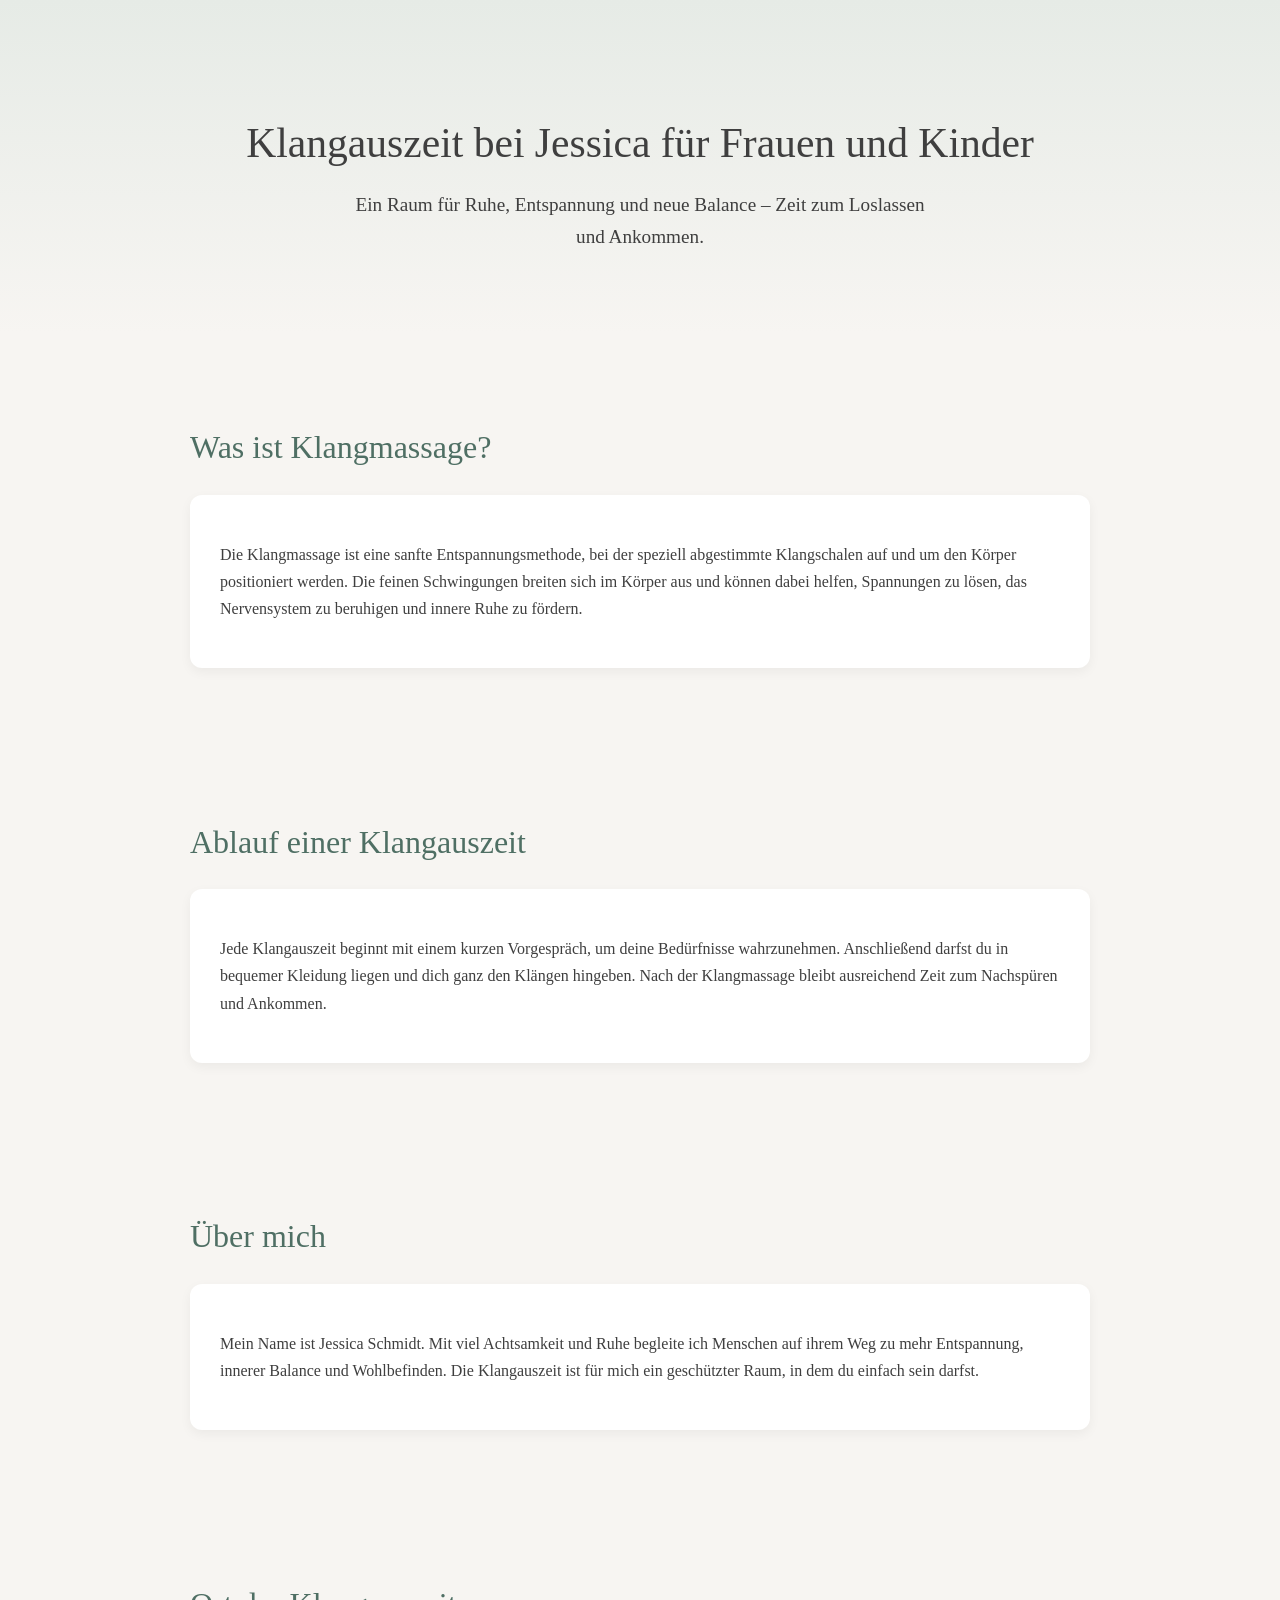
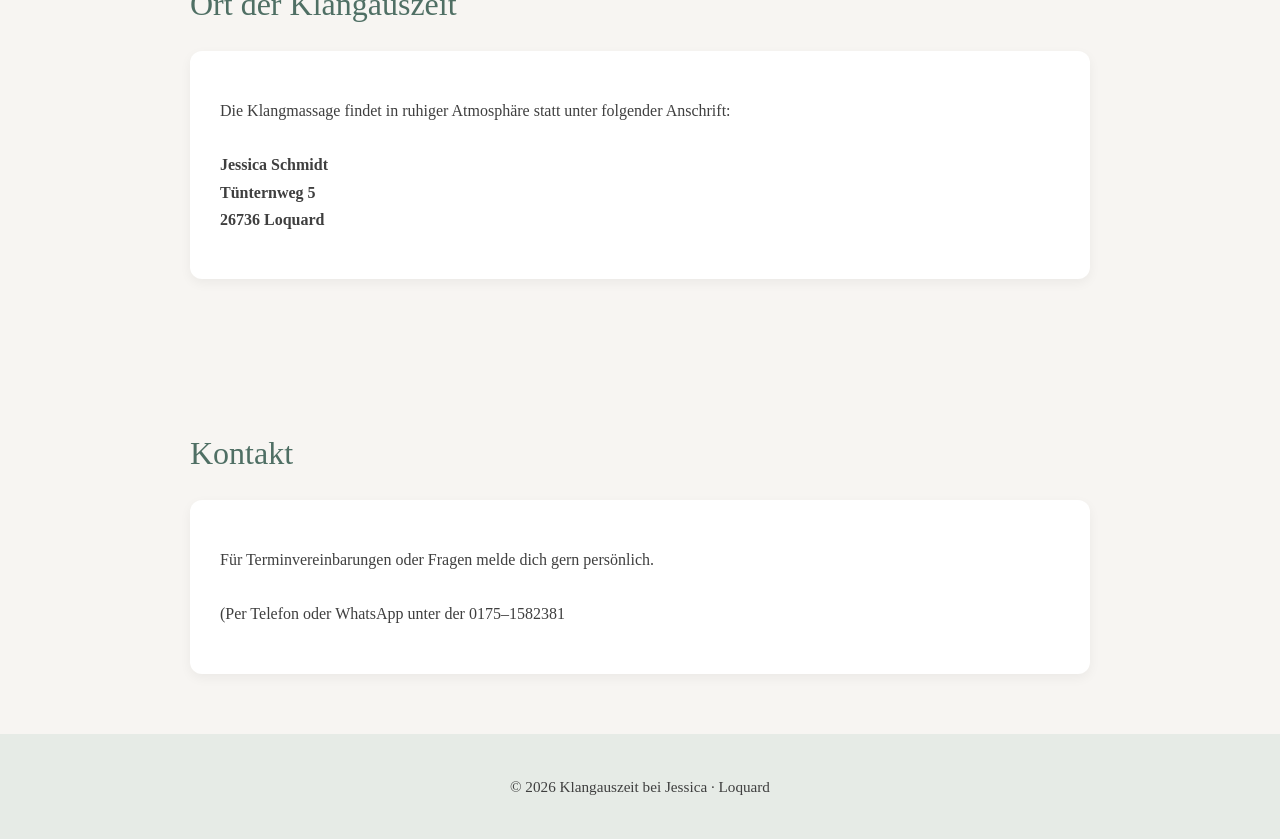
<file: Index.html>
<!DOCTYPE html>
<html lang="de">
<head>
  <meta charset="UTF-8" />
  <meta name="viewport" content="width=device-width, initial-scale=1.0"/>
  <title>Klangauszeit bei Jessica</title>
  <style>
    body {
      margin: 0;
      font-family: "Georgia", serif;
      background: #f7f5f2;
      color: #3f3f3f;
      line-height: 1.7;
    }
    header {
      background: linear-gradient(180deg, #e6ebe6, #f7f5f2);
      padding: 80px 20px;
      text-align: center;
    }
    header h1 {
      font-size: 2.6em;
      margin-bottom: 10px;
      font-weight: normal;
    }
    header p {
      font-size: 1.2em;
      max-width: 600px;
      margin: auto;
    }
    section {
      max-width: 900px;
      margin: auto;
      padding: 60px 20px;
    }
    h2 {
      font-weight: normal;
      font-size: 2em;
      margin-bottom: 20px;
      color: #4f6f64;
    }
    .box {
      background: #ffffff;
      padding: 30px;
      border-radius: 12px;
      box-shadow: 0 4px 12px rgba(0,0,0,0.05);
    }
    footer {
      background: #e6ebe6;
      text-align: center;
      padding: 40px 20px;
      font-size: 0.95em;
    }
  </style>
</head>
<body>

<header>
  <h1>Klangauszeit bei Jessica für Frauen und Kinder</h1>
  <p>Ein Raum für Ruhe, Entspannung und neue Balance –  
     Zeit zum Loslassen und Ankommen.</p>
</header>

<section>
  <h2>Was ist Klangmassage?</h2>
  <div class="box">
    <p>
      Die Klangmassage ist eine sanfte Entspannungsmethode, bei der
      speziell abgestimmte Klangschalen auf und um den Körper
      positioniert werden. Die feinen Schwingungen breiten sich im
      Körper aus und können dabei helfen, Spannungen zu lösen,
      das Nervensystem zu beruhigen und innere Ruhe zu fördern.
    </p>
  </div>
</section>

<section>
  <h2>Ablauf einer Klangauszeit</h2>
  <div class="box">
    <p>
      Jede Klangauszeit beginnt mit einem kurzen Vorgespräch, um
      deine Bedürfnisse wahrzunehmen. Anschließend darfst du in
      bequemer Kleidung liegen und dich ganz den Klängen hingeben.
      Nach der Klangmassage bleibt ausreichend Zeit zum Nachspüren
      und Ankommen.
    </p>
  </div>
</section>

<section>
  <h2>Über mich</h2>
  <div class="box">
    <p>
      Mein Name ist Jessica Schmidt. Mit viel Achtsamkeit und Ruhe
      begleite ich Menschen auf ihrem Weg zu mehr Entspannung,
      innerer Balance und Wohlbefinden.  
      Die Klangauszeit ist für mich ein geschützter Raum,
      in dem du einfach sein darfst.
    </p>
  </div>
</section>

<section>
  <h2>Ort der Klangauszeit</h2>
  <div class="box">
    <p>
      Die Klangmassage findet in ruhiger Atmosphäre statt unter folgender Anschrift:
      <br><br>
      <strong>
        Jessica Schmidt<br>
        Tünternweg 5<br>
        26736 Loquard
      </strong>
    </p>
  </div>
</section>

<section>
  <h2>Kontakt</h2>
  <div class="box">
    <p>
      Für Terminvereinbarungen oder Fragen melde dich gern persönlich.
      <br><br>
      (Per Telefon oder WhatsApp unter der 0175–1582381
    </p>
  </div>
</section>

<footer>
  © 2026 Klangauszeit bei Jessica · Loquard
</footer>

</body>
</html>
</file>
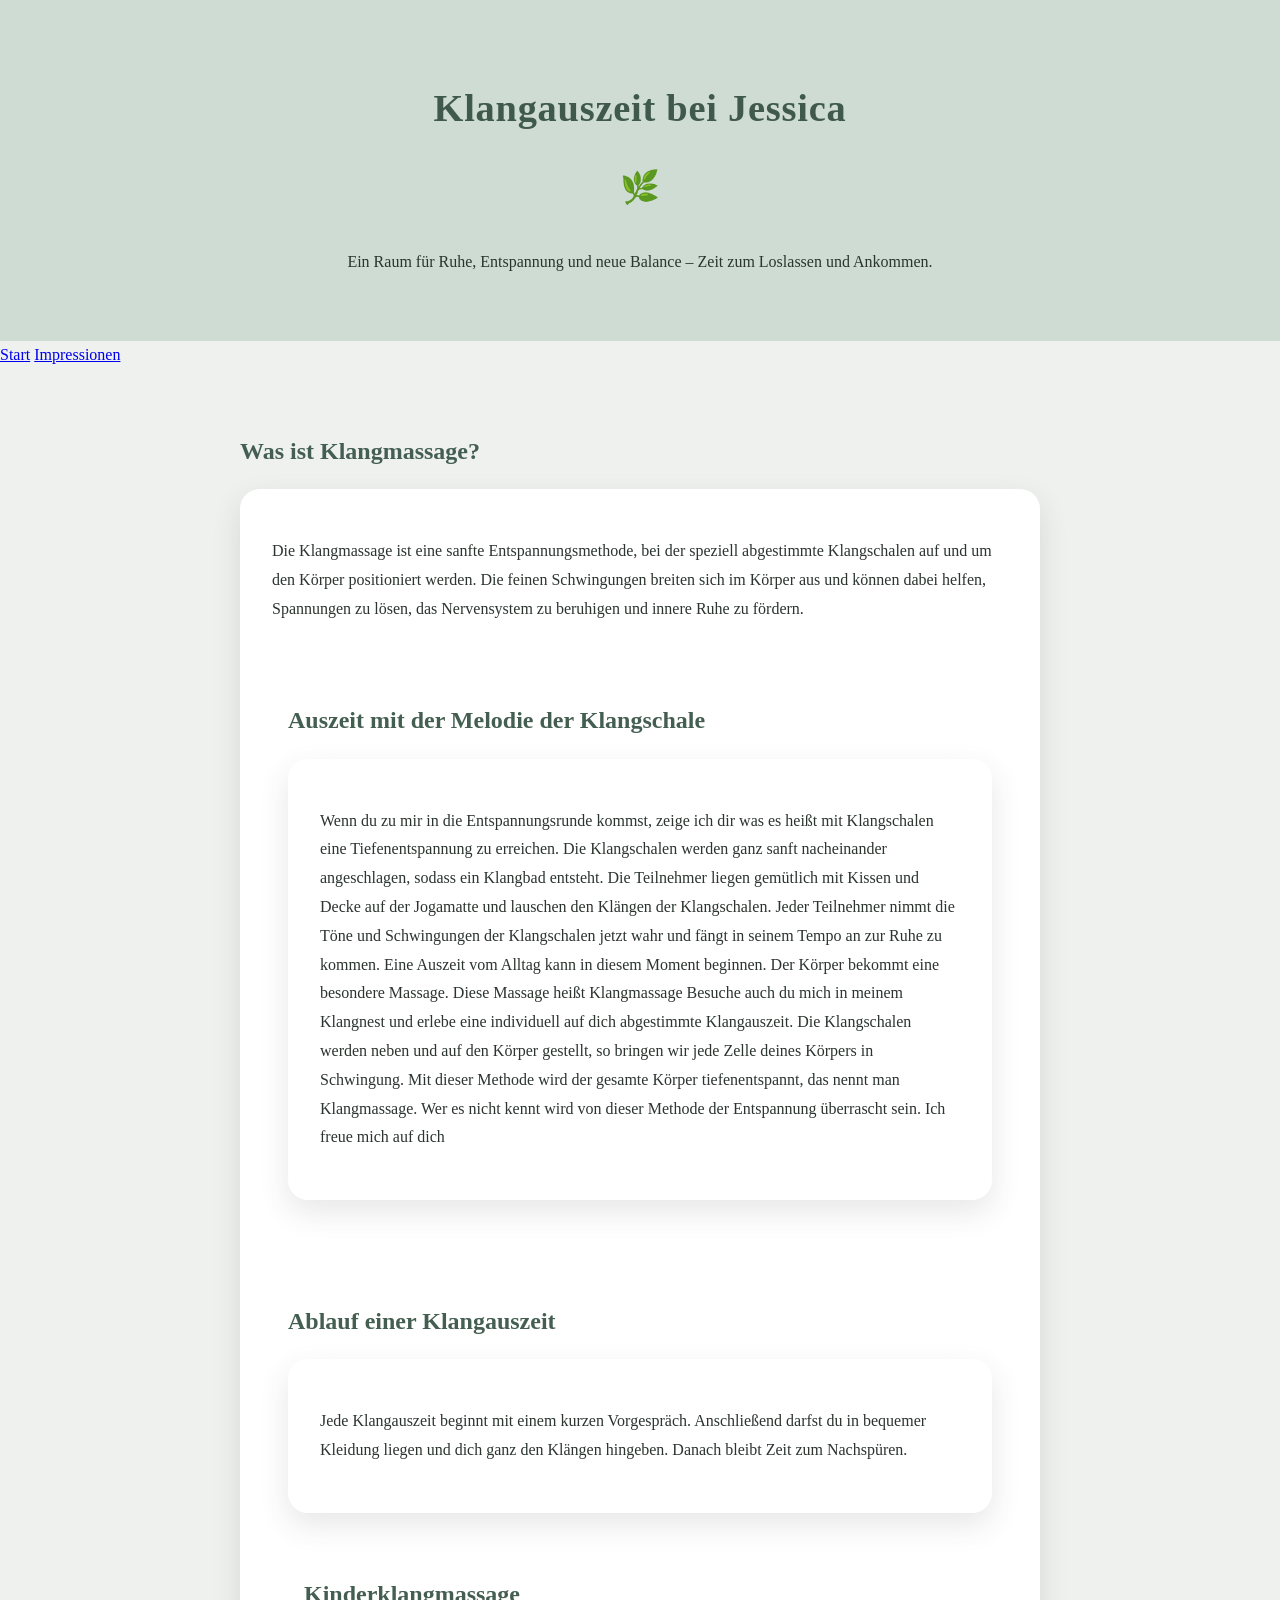
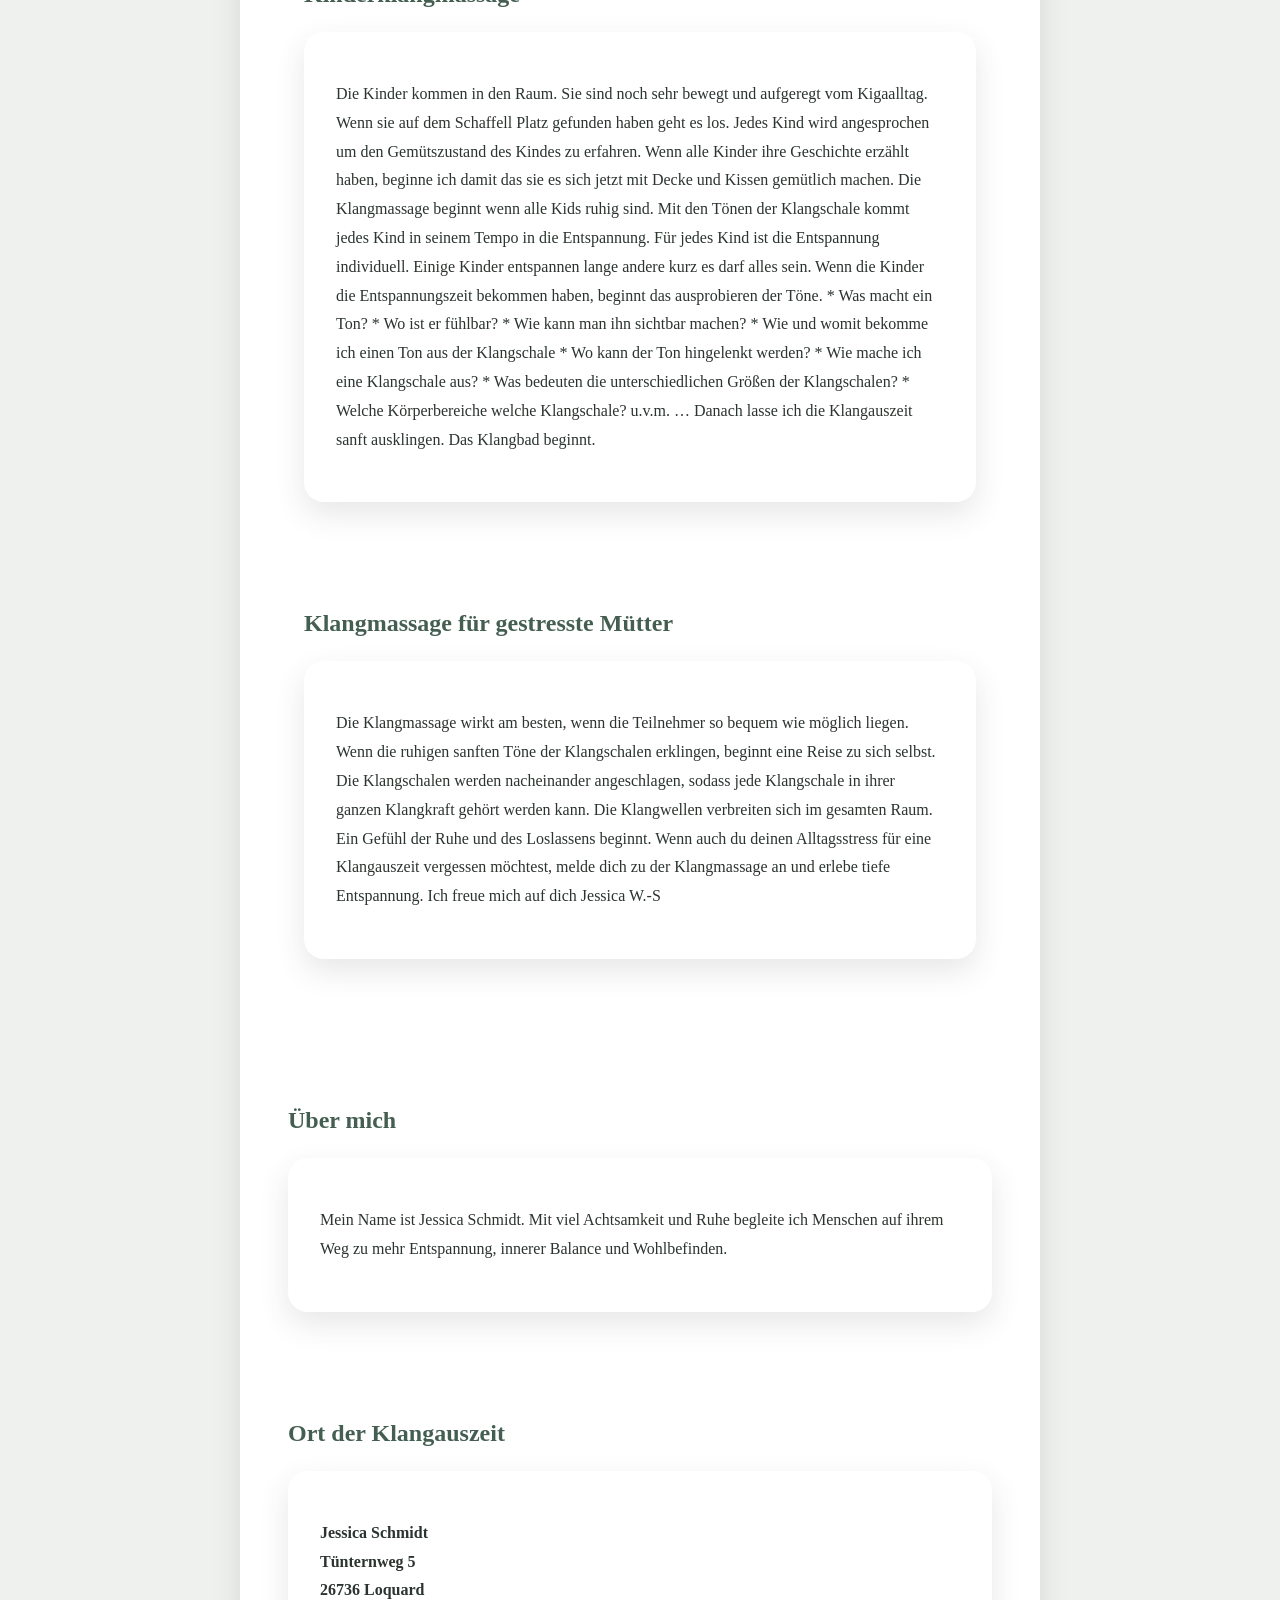
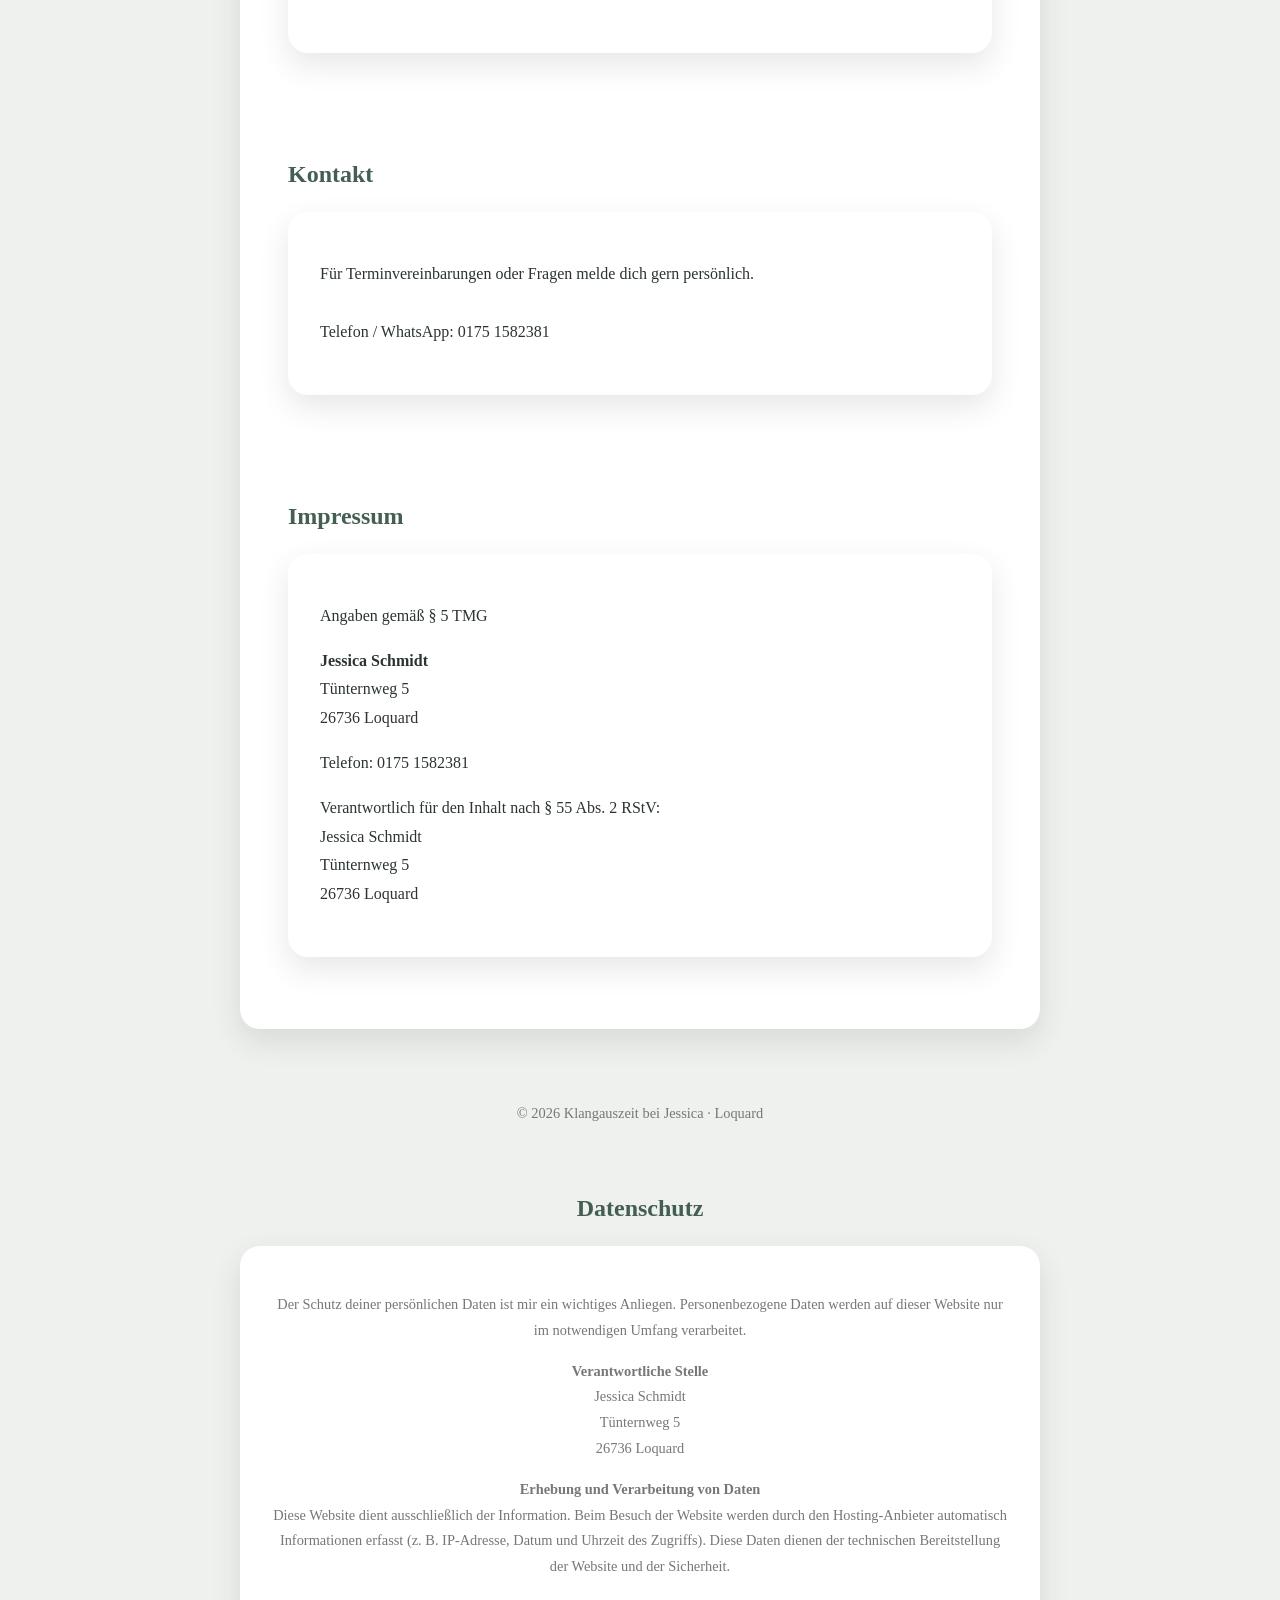
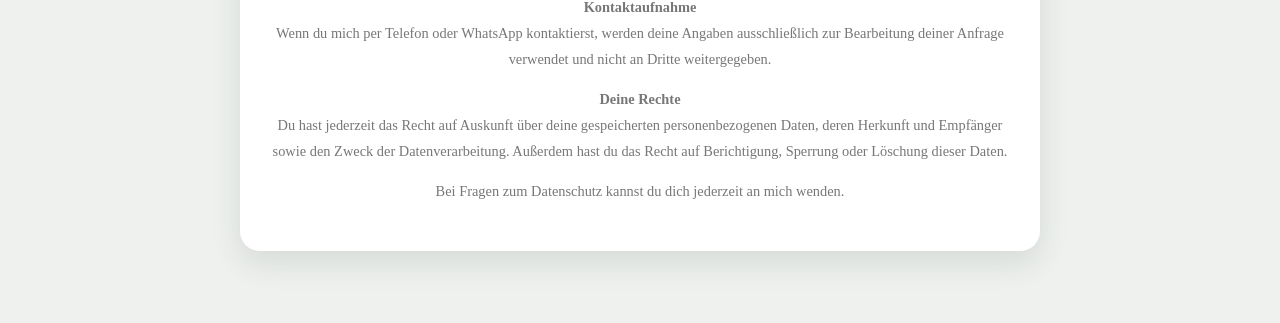
<file: index.html>
<!DOCTYPE html>
<html lang="de">
<head>
  <meta charset="UTF-8">
  <meta name="viewport" content="width=device-width, initial-scale=1.0">
  <title>Klangauszeit bei Jessica</title>
  <link rel="stylesheet" href="style.css">
</head>

<body>

<header>
  <h1>Klangauszeit bei Jessica</h1>
  <p class="symbol">🌿</p>
  <p>
    Ein Raum für Ruhe, Entspannung und neue Balance –  
    Zeit zum Loslassen und Ankommen.
  </p>
</header>
<nav>
  <a href="index.html">Start</a>
  <a href="impressionen.html">Impressionen</a>
</nav>
<section>
  <h2>Was ist Klangmassage?</h2>
  <div class="box">
    <p>
      Die Klangmassage ist eine sanfte Entspannungsmethode, bei der
      speziell abgestimmte Klangschalen auf und um den Körper
      positioniert werden. Die feinen Schwingungen breiten sich im
      Körper aus und können dabei helfen, Spannungen zu lösen,
      das Nervensystem zu beruhigen und innere Ruhe zu fördern.

      <section>
  <h2>Auszeit mit der Melodie der Klangschale</h2>

  <div class="box">
    <p>
    Wenn du zu mir in die Entspannungsrunde kommst, zeige ich dir was es heißt mit Klangschalen eine Tiefenentspannung zu erreichen.

Die Klangschalen werden ganz sanft nacheinander angeschlagen, sodass ein Klangbad entsteht.

Die Teilnehmer liegen gemütlich mit Kissen und Decke auf der Jogamatte und lauschen den Klängen der Klangschalen.

Jeder Teilnehmer nimmt die Töne und Schwingungen der Klangschalen jetzt wahr und fängt in seinem Tempo an zur Ruhe zu kommen.

Eine Auszeit vom Alltag kann in diesem Moment beginnen.

Der Körper bekommt eine besondere Massage.

Diese Massage heißt Klangmassage

Besuche auch du mich in meinem Klangnest und erlebe eine individuell auf dich abgestimmte Klangauszeit.

Die Klangschalen werden neben und auf den Körper gestellt, so bringen wir jede Zelle deines Körpers in Schwingung.

Mit dieser Methode wird der gesamte Körper tiefenentspannt, das nennt man Klangmassage.

Wer es nicht kennt wird von dieser Methode der Entspannung überrascht sein.

Ich freue mich auf dich
      
    </p>
  </div>
</section>
<div class="pause"></div>
<section>
  <h2>Ablauf einer Klangauszeit</h2>
  <div class="box">
    <p>
      Jede Klangauszeit beginnt mit einem kurzen Vorgespräch.
      Anschließend darfst du in bequemer Kleidung liegen und dich
      ganz den Klängen hingeben. Danach bleibt Zeit zum Nachspüren.
    </p>
  </div>

  <section>
  <h2>Kinderklangmassage </h2>

  <div class="box">
    <p>
      Die Kinder kommen in den Raum. Sie sind noch sehr bewegt und aufgeregt vom Kigaalltag.

Wenn sie auf dem Schaffell Platz gefunden haben geht es los.

Jedes Kind wird angesprochen um den Gemütszustand des Kindes zu erfahren. Wenn alle Kinder ihre Geschichte erzählt haben, beginne ich damit das sie es sich jetzt mit Decke und Kissen gemütlich machen.

Die Klangmassage beginnt wenn alle Kids ruhig sind.

Mit den Tönen der Klangschale kommt jedes Kind in seinem Tempo in die Entspannung. Für jedes Kind ist die Entspannung individuell.

Einige Kinder entspannen lange andere kurz es darf alles sein.

Wenn die Kinder die Entspannungszeit bekommen haben, beginnt das ausprobieren der Töne.

* Was macht ein Ton?
* Wo ist er fühlbar?
* Wie kann man ihn sichtbar machen?
* Wie und womit bekomme ich einen Ton aus der Klangschale
* Wo kann der Ton hingelenkt werden?
* Wie mache ich eine Klangschale aus?
* Was bedeuten die unterschiedlichen Größen der Klangschalen?
* Welche Körperbereiche welche Klangschale?

u.v.m. …

Danach lasse ich die Klangauszeit sanft ausklingen.

Das Klangbad beginnt.
    </p>
  </div>
</section>

    <section>
  <h2>Klangmassage für gestresste Mütter</h2>

  <div class="box">
    <p>
      Die Klangmassage wirkt am besten, wenn die Teilnehmer so bequem wie möglich liegen.

Wenn die ruhigen sanften Töne der Klangschalen erklingen, beginnt eine Reise zu sich selbst. Die Klangschalen werden nacheinander angeschlagen, sodass jede Klangschale in ihrer ganzen Klangkraft gehört werden kann. Die Klangwellen verbreiten sich im gesamten Raum. Ein Gefühl der Ruhe und des Loslassens beginnt.

Wenn auch du deinen Alltagsstress für eine Klangauszeit vergessen möchtest, melde dich zu der Klangmassage an und erlebe tiefe Entspannung.

Ich freue mich auf dich
Jessica W.-S
      
    </p>
  </div>
</section>
</section>
<div class="pause"></div>
<section>
  <h2>Über mich</h2>
  <div class="box">
    <p>
      Mein Name ist Jessica Schmidt. Mit viel Achtsamkeit und Ruhe
      begleite ich Menschen auf ihrem Weg zu mehr Entspannung,
      innerer Balance und Wohlbefinden.
    </p>
  </div>
</section>

<section>
  <h2>Ort der Klangauszeit</h2>
  <div class="box">
    <p>
      <strong>
        Jessica Schmidt<br>
        Tünternweg 5<br>
        26736 Loquard
      </strong>
    </p>
  </div>
</section>

<section>
  <h2>Kontakt</h2>
  <div class="box">
    <p>
      Für Terminvereinbarungen oder Fragen melde dich gern persönlich.<br><br>
      Telefon / WhatsApp: 0175&nbsp;1582381
    </p>
  </div>
</section>
  <section>
  <h2>Impressum</h2>
  <div class="box">
    <p>
      Angaben gemäß § 5 TMG
    </p>

    <p>
      <strong>Jessica Schmidt</strong><br>
      Tünternweg 5<br>
      26736 Loquard
    </p>

    <p>
      Telefon: 0175&nbsp;1582381
    </p>

    <p>
      Verantwortlich für den Inhalt nach § 55 Abs. 2 RStV:<br>
      Jessica Schmidt<br>
      Tünternweg 5<br>
      26736 Loquard
    </p>
  </div>
</section>
    
</section>

<footer>
  © 2026 Klangauszeit bei Jessica · Loquard
  <section>
  <h2>Datenschutz</h2>
  <div class="box">
    <p>
      Der Schutz deiner persönlichen Daten ist mir ein wichtiges Anliegen.
      Personenbezogene Daten werden auf dieser Website nur im notwendigen
      Umfang verarbeitet.
    </p>

    <p>
      <strong>Verantwortliche Stelle</strong><br>
      Jessica Schmidt<br>
      Tünternweg 5<br>
      26736 Loquard
    </p>

    <p>
      <strong>Erhebung und Verarbeitung von Daten</strong><br>
      Diese Website dient ausschließlich der Information. Beim Besuch
      der Website werden durch den Hosting-Anbieter automatisch
      Informationen erfasst (z. B. IP-Adresse, Datum und Uhrzeit des Zugriffs).
      Diese Daten dienen der technischen Bereitstellung der Website
      und der Sicherheit.
    </p>

    <p>
      <strong>Kontaktaufnahme</strong><br>
      Wenn du mich per Telefon oder WhatsApp kontaktierst, werden deine
      Angaben ausschließlich zur Bearbeitung deiner Anfrage verwendet
      und nicht an Dritte weitergegeben.
    </p>

    <p>
      <strong>Deine Rechte</strong><br>
      Du hast jederzeit das Recht auf Auskunft über deine gespeicherten
      personenbezogenen Daten, deren Herkunft und Empfänger sowie den
      Zweck der Datenverarbeitung. Außerdem hast du das Recht auf
      Berichtigung, Sperrung oder Löschung dieser Daten.
    </p>

    <p>
      Bei Fragen zum Datenschutz kannst du dich jederzeit an mich wenden.
    </p>
  </div>
</section>
</footer>

</body>
</html>
</file>
<file: style.css>
body {
  margin: 0;
  font-family: "Palatino Linotype", "Book Antiqua", Palatino, serif;
  background-color: #eef1ee;
  color: #2b342f;
  line-height: 1.8;
}

/* Header */
header {
  background-color: #cfdcd3;
  padding: 3rem 1rem;
  text-align: center;
}

h1 {
  font-size: 2.4rem;
  margin-bottom: 0.6rem;
  color: #3f5a4b;
  letter-spacing: 0.02em;
}

h2 {
  font-size: 1.5rem;
  margin-bottom: 1rem;
  color: #445f52;
}

/* Layout */
section {
  padding: 2.5rem 1rem;
  max-width: 800px;
  margin: auto;
}

.box {
  background: #ffffff;
  padding: 2rem;
  border-radius: 20px;
  box-shadow: 0 12px 30px rgba(47, 58, 51, 0.12);
  margin-bottom: 2,5rem;
}

/* Symbol */
.symbol {
  font-size: 2rem;
  text-align: center;
  margin-top: 1rem;
  color: #5f7a6b;
}

/* Footer */
footer {
  text-align: center;
  padding: 2rem;
  font-size: 0.9rem;
  color: #777;
}

/* Mobile Anpassungen */
@media (max-width: 600px) {
  
@media (max-width: 600px) {
  .pause {
    margin: 2rem auto;
    width: 50px;
  }
}
  .pause {
  width: 60px;
  height: 1px;
  background-color: #b7c8be;
  margin: 3rem auto;
  opacity: 0.7;
}

  header {
    padding: 2rem 1rem;
  }

  h1 {
    font-size: 2rem;
  }

  h2 {
    font-size: 1.3rem;
  }

  section {
    padding: 1.8rem 1rem;
  }

  .box {
    padding: 1.5rem;
    border-radius: 18px;
  }

  .symbol {
    font-size: 1.6rem;
  }

  .galerie {
  background-color: #f5f3e7;
  min-height: 100vh;
  padding: 40px 20px;
}

.galerie img {
  width: 100%;
  max-width: 500px;
  display: block;
  margin: 20px auto;
  border-radius: 16px;
}

body.impressionen-seite {
  background-color: #f5f3e7;
  color: #333;
}

.impressionen-seite nav {
  text-align: center;
  margin: 20px 0;
}

.impressionen-seite nav a {
  margin: 0 15px;
  text-decoration: none;
  color: #5f7666;
  font-size: 1.2rem;
  font-weight: 600;
}

.galerie {
  display: grid;
  gap: 24px;
  padding: 40px 20px;
  justify-items: center;
}

.galerie img {
  width: 100%;
  max-width: 500px;
  height: auto;
  display: block;
  border-radius: 16px;
}
  nav a {
  color: #5f7666;
  font-size: 1.2rem;
  font-weight: 600;
  text-decoration: none;
  margin: 0 12px;
}

nav a:hover {
  color: #3f5646;
}
</file>
